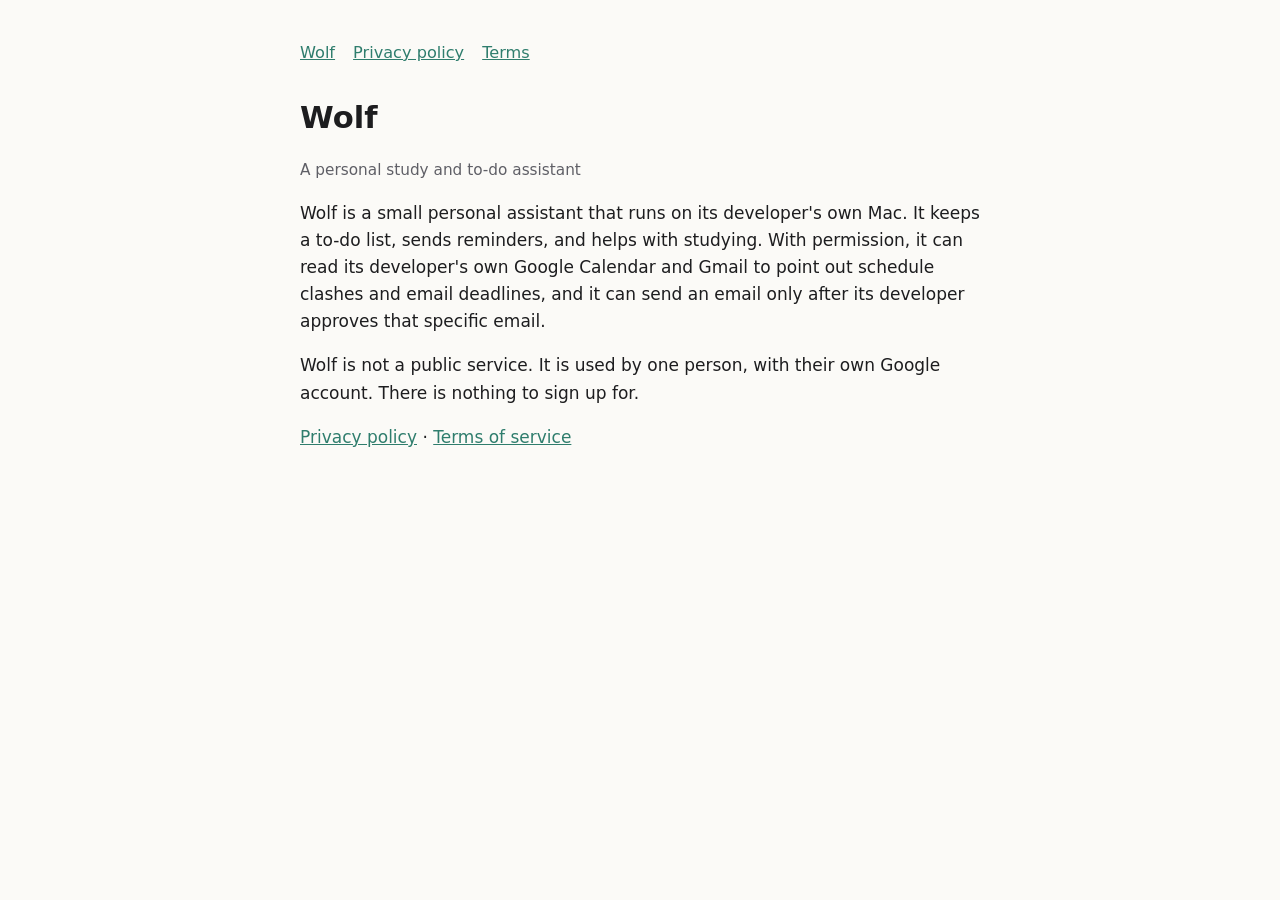
<file: index.html>
<!doctype html><html lang="en"><head><meta charset="utf-8"><meta name="viewport" content="width=device-width,initial-scale=1"><title>Wolf</title><link rel="stylesheet" href="style.css"></head><body><main><nav><a href="./">Wolf</a><a href="privacy.html">Privacy policy</a><a href="terms.html">Terms</a></nav>
<h1>Wolf</h1>
<p class="meta">A personal study and to-do assistant</p>
<p>Wolf is a small personal assistant that runs on its developer's own Mac. It keeps a to-do list, sends reminders,
and helps with studying. With permission, it can read its developer's own Google Calendar and Gmail to point out
schedule clashes and email deadlines, and it can send an email only after its developer approves that specific email.</p>
<p>Wolf is not a public service. It is used by one person, with their own Google account. There is nothing to sign up for.</p>
<p><a href="privacy.html">Privacy policy</a> · <a href="terms.html">Terms of service</a></p>
</main></body></html>
</file>
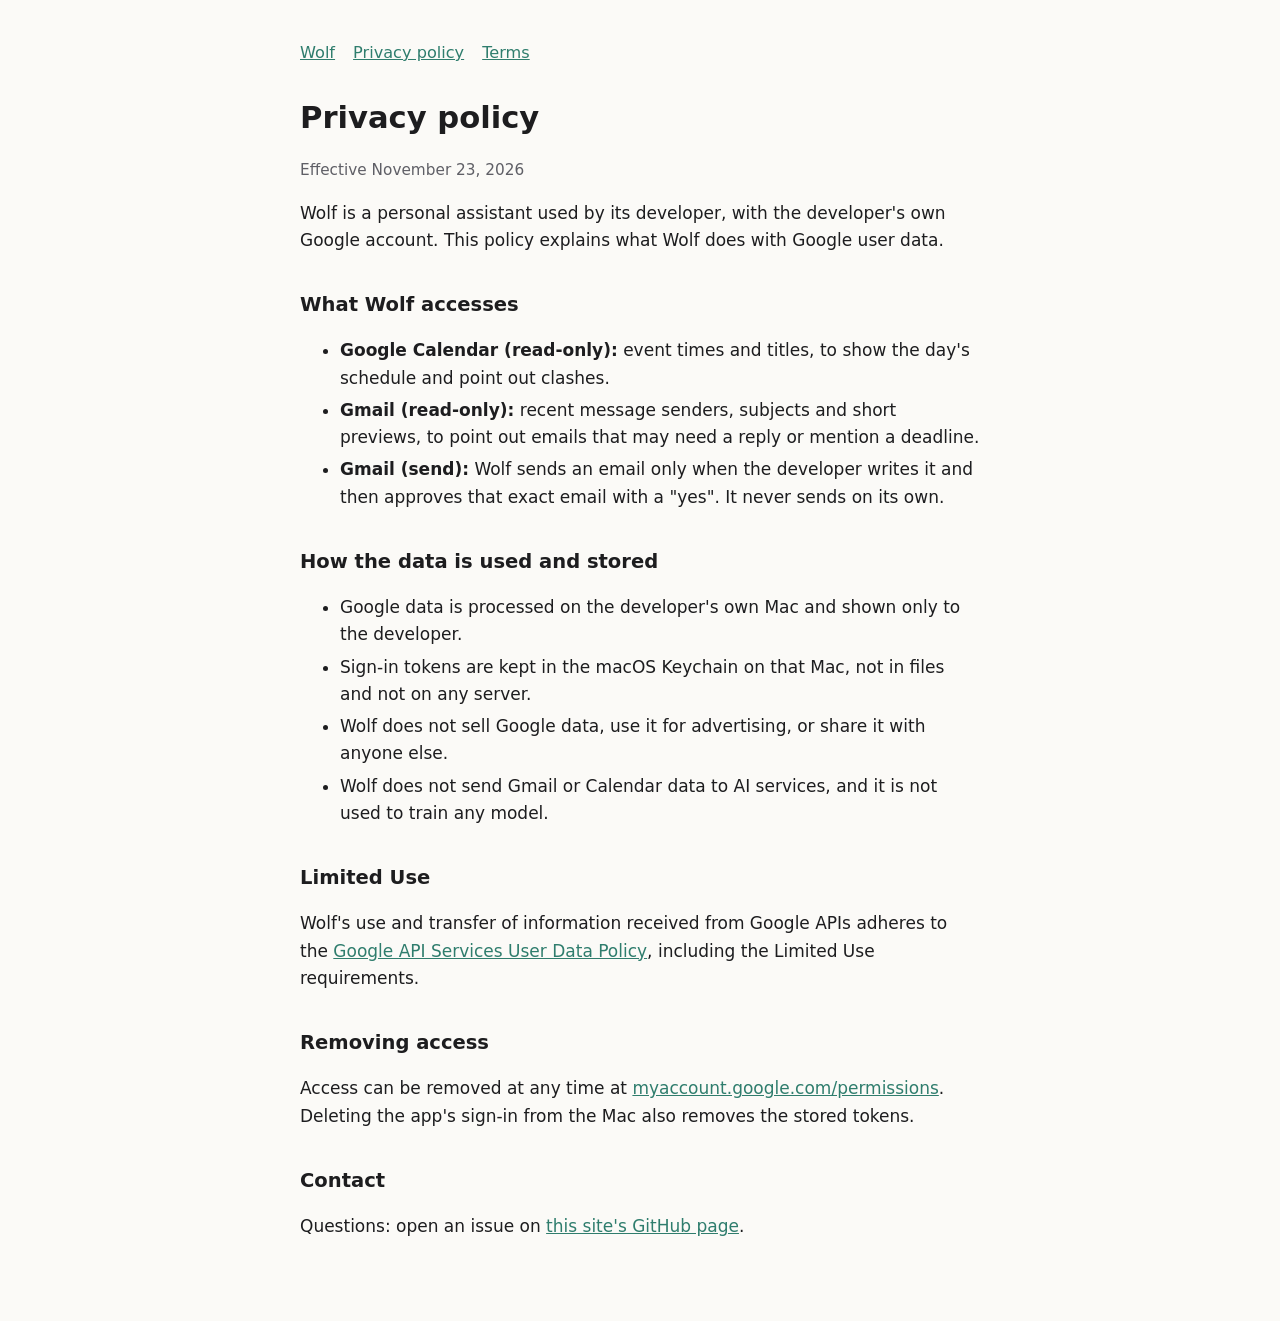
<file: privacy.html>
<!doctype html><html lang="en"><head><meta charset="utf-8"><meta name="viewport" content="width=device-width,initial-scale=1"><title>Wolf privacy policy</title><link rel="stylesheet" href="style.css"></head><body><main><nav><a href="./">Wolf</a><a href="privacy.html">Privacy policy</a><a href="terms.html">Terms</a></nav>
<h1>Privacy policy</h1>
<p class="meta">Effective November 23, 2026</p>
<p>Wolf is a personal assistant used by its developer, with the developer's own Google account. This policy explains
what Wolf does with Google user data.</p>
<h2>What Wolf accesses</h2>
<ul>
<li><b>Google Calendar (read-only):</b> event times and titles, to show the day's schedule and point out clashes.</li>
<li><b>Gmail (read-only):</b> recent message senders, subjects and short previews, to point out emails that may need a reply or mention a deadline.</li>
<li><b>Gmail (send):</b> Wolf sends an email only when the developer writes it and then approves that exact email with a "yes". It never sends on its own.</li>
</ul>
<h2>How the data is used and stored</h2>
<ul>
<li>Google data is processed on the developer's own Mac and shown only to the developer.</li>
<li>Sign-in tokens are kept in the macOS Keychain on that Mac, not in files and not on any server.</li>
<li>Wolf does not sell Google data, use it for advertising, or share it with anyone else.</li>
<li>Wolf does not send Gmail or Calendar data to AI services, and it is not used to train any model.</li>
</ul>
<h2>Limited Use</h2>
<p>Wolf's use and transfer of information received from Google APIs adheres to the
<a href="https://developers.google.com/terms/api-services-user-data-policy">Google API Services User Data Policy</a>,
including the Limited Use requirements.</p>
<h2>Removing access</h2>
<p>Access can be removed at any time at <a href="https://myaccount.google.com/permissions">myaccount.google.com/permissions</a>.
Deleting the app's sign-in from the Mac also removes the stored tokens.</p>
<h2>Contact</h2>
<p>Questions: open an issue on <a href="https://github.com/anshjaitly/wolf-site/issues">this site's GitHub page</a>.</p>
</main></body></html>
</file>
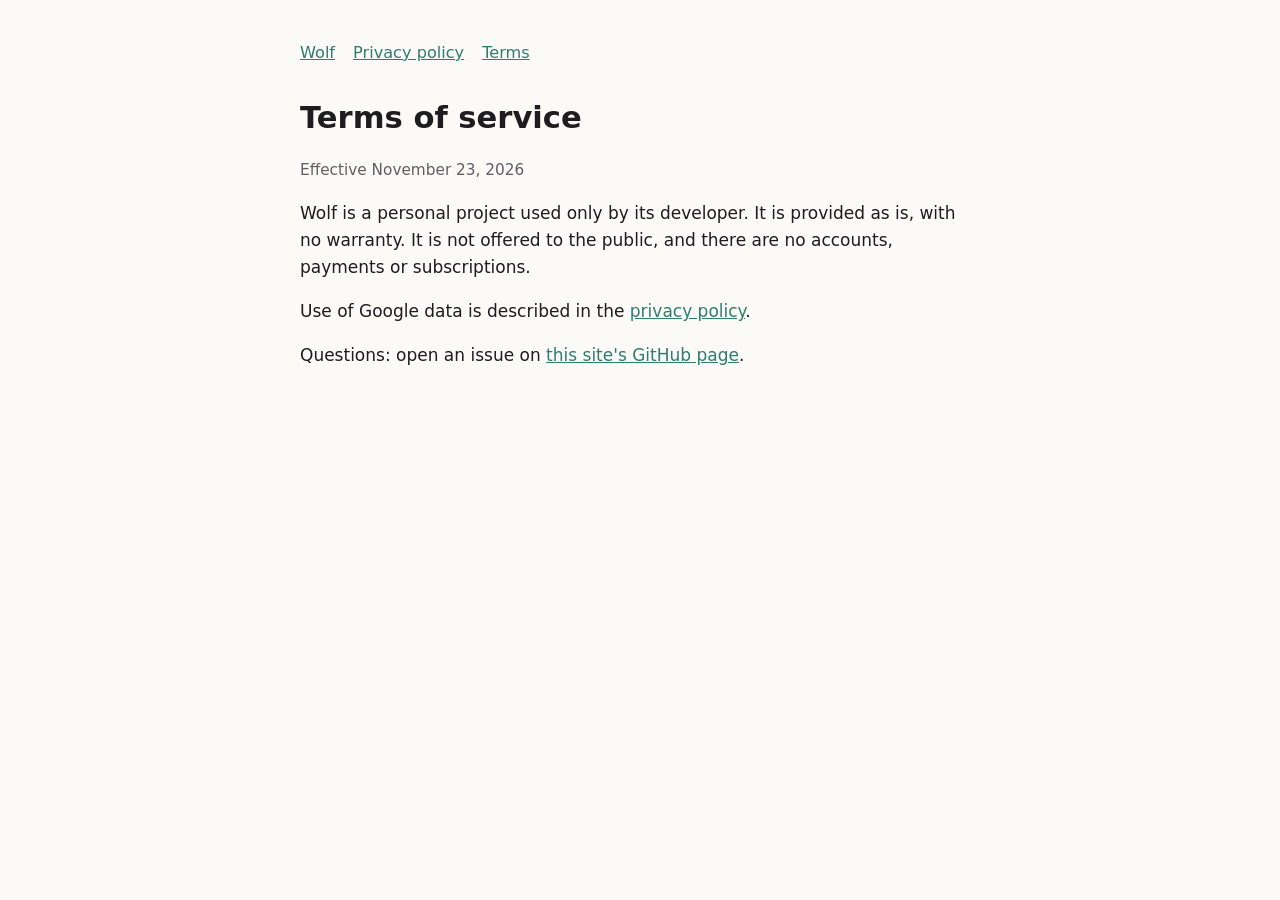
<file: terms.html>
<!doctype html><html lang="en"><head><meta charset="utf-8"><meta name="viewport" content="width=device-width,initial-scale=1"><title>Wolf terms of service</title><link rel="stylesheet" href="style.css"></head><body><main><nav><a href="./">Wolf</a><a href="privacy.html">Privacy policy</a><a href="terms.html">Terms</a></nav>
<h1>Terms of service</h1>
<p class="meta">Effective November 23, 2026</p>
<p>Wolf is a personal project used only by its developer. It is provided as is, with no warranty.
It is not offered to the public, and there are no accounts, payments or subscriptions.</p>
<p>Use of Google data is described in the <a href="privacy.html">privacy policy</a>.</p>
<p>Questions: open an issue on <a href="https://github.com/anshjaitly/wolf-site/issues">this site's GitHub page</a>.</p>
</main></body></html>
</file>
<file: style.css>
:root{--bg:#fbfaf7;--fg:#1d1d1f;--muted:#5f5f66;--line:#e4e1da;--accent:#2f7d6d}
@media (prefers-color-scheme:dark){:root{--bg:#141416;--fg:#ececee;--muted:#a0a0a8;--line:#2c2c30;--accent:#6cc5b0}}
body{margin:0;background:var(--bg);color:var(--fg);font:17px/1.6 -apple-system,system-ui,sans-serif}
main{max-width:680px;margin:0 auto;padding:40px 16px 64px}
h1{font-size:1.8em;margin:0 0 6px}h2{font-size:1.15em;margin:1.8em 0 .4em}
.meta{color:var(--muted);font-size:.9em}a{color:var(--accent)}nav{margin:0 0 28px;display:flex;gap:18px;font-size:.95em}
li{margin:.3em 0}
</file>
